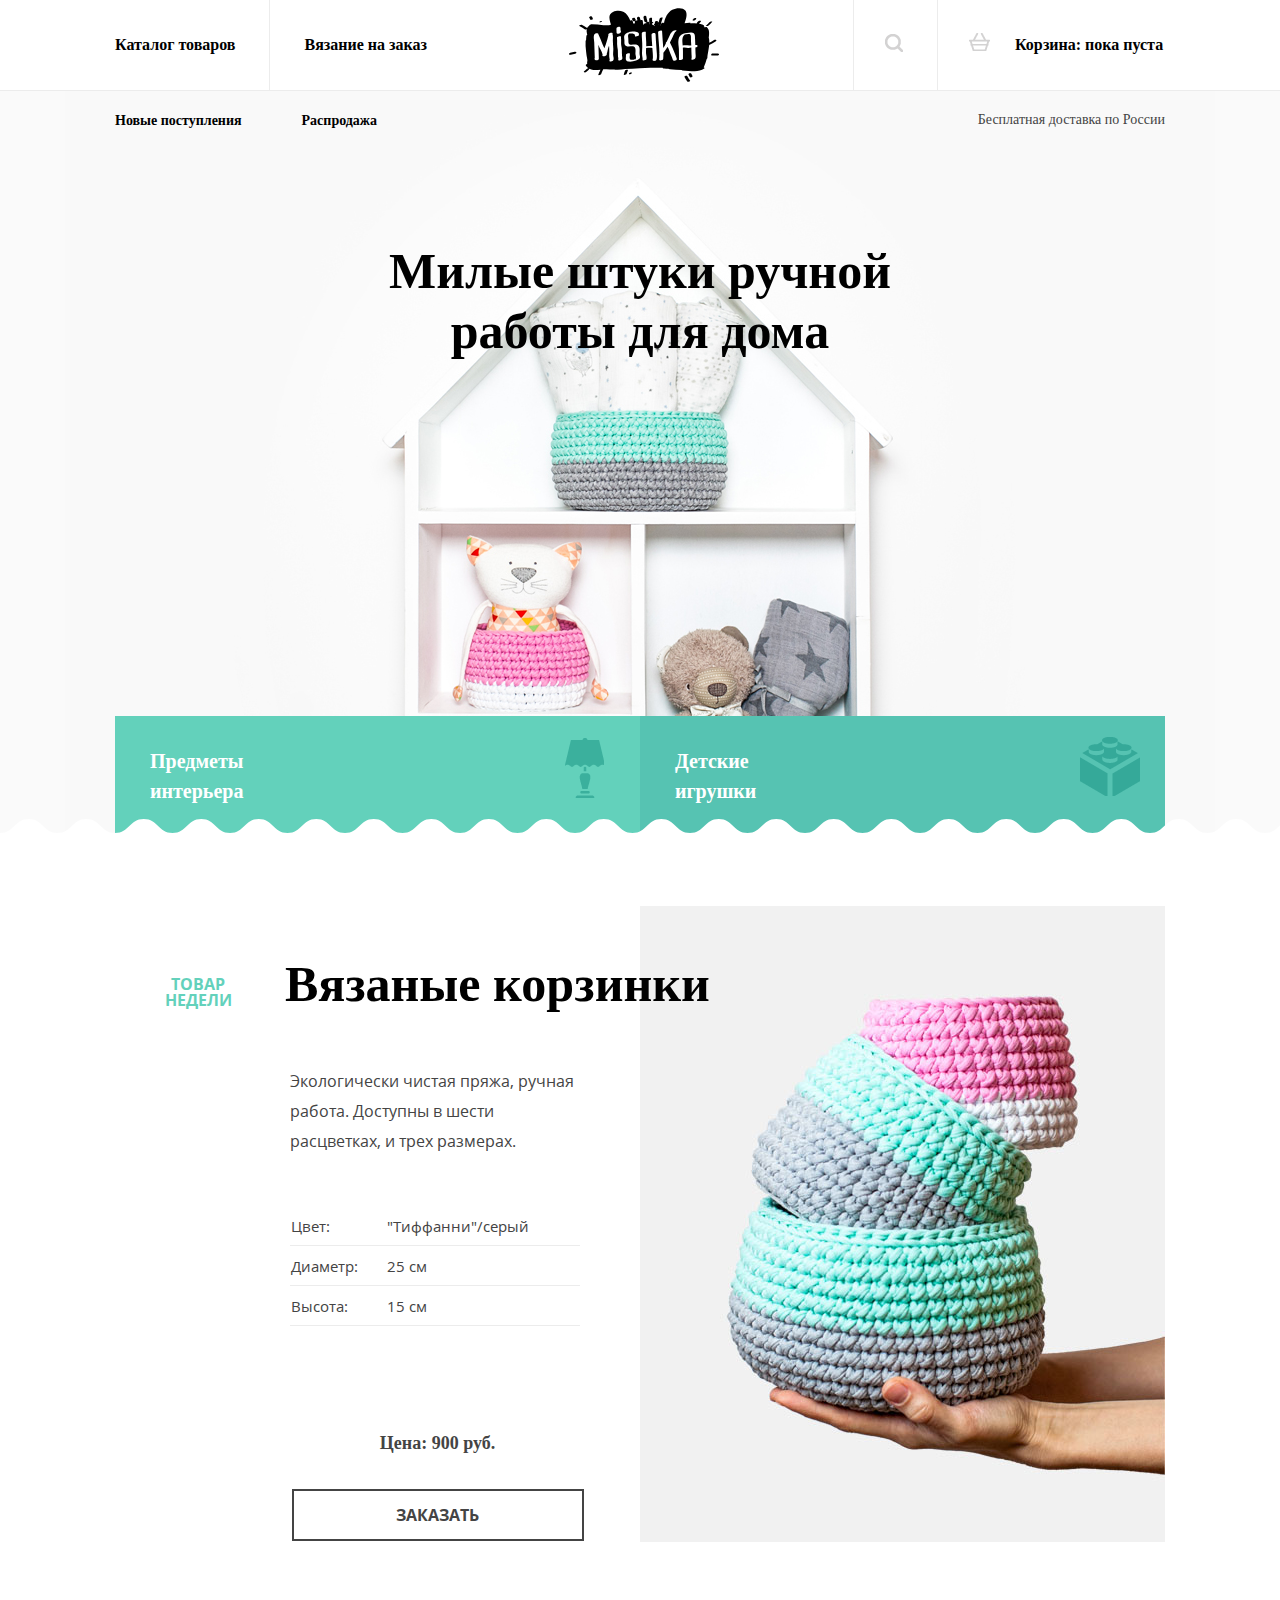
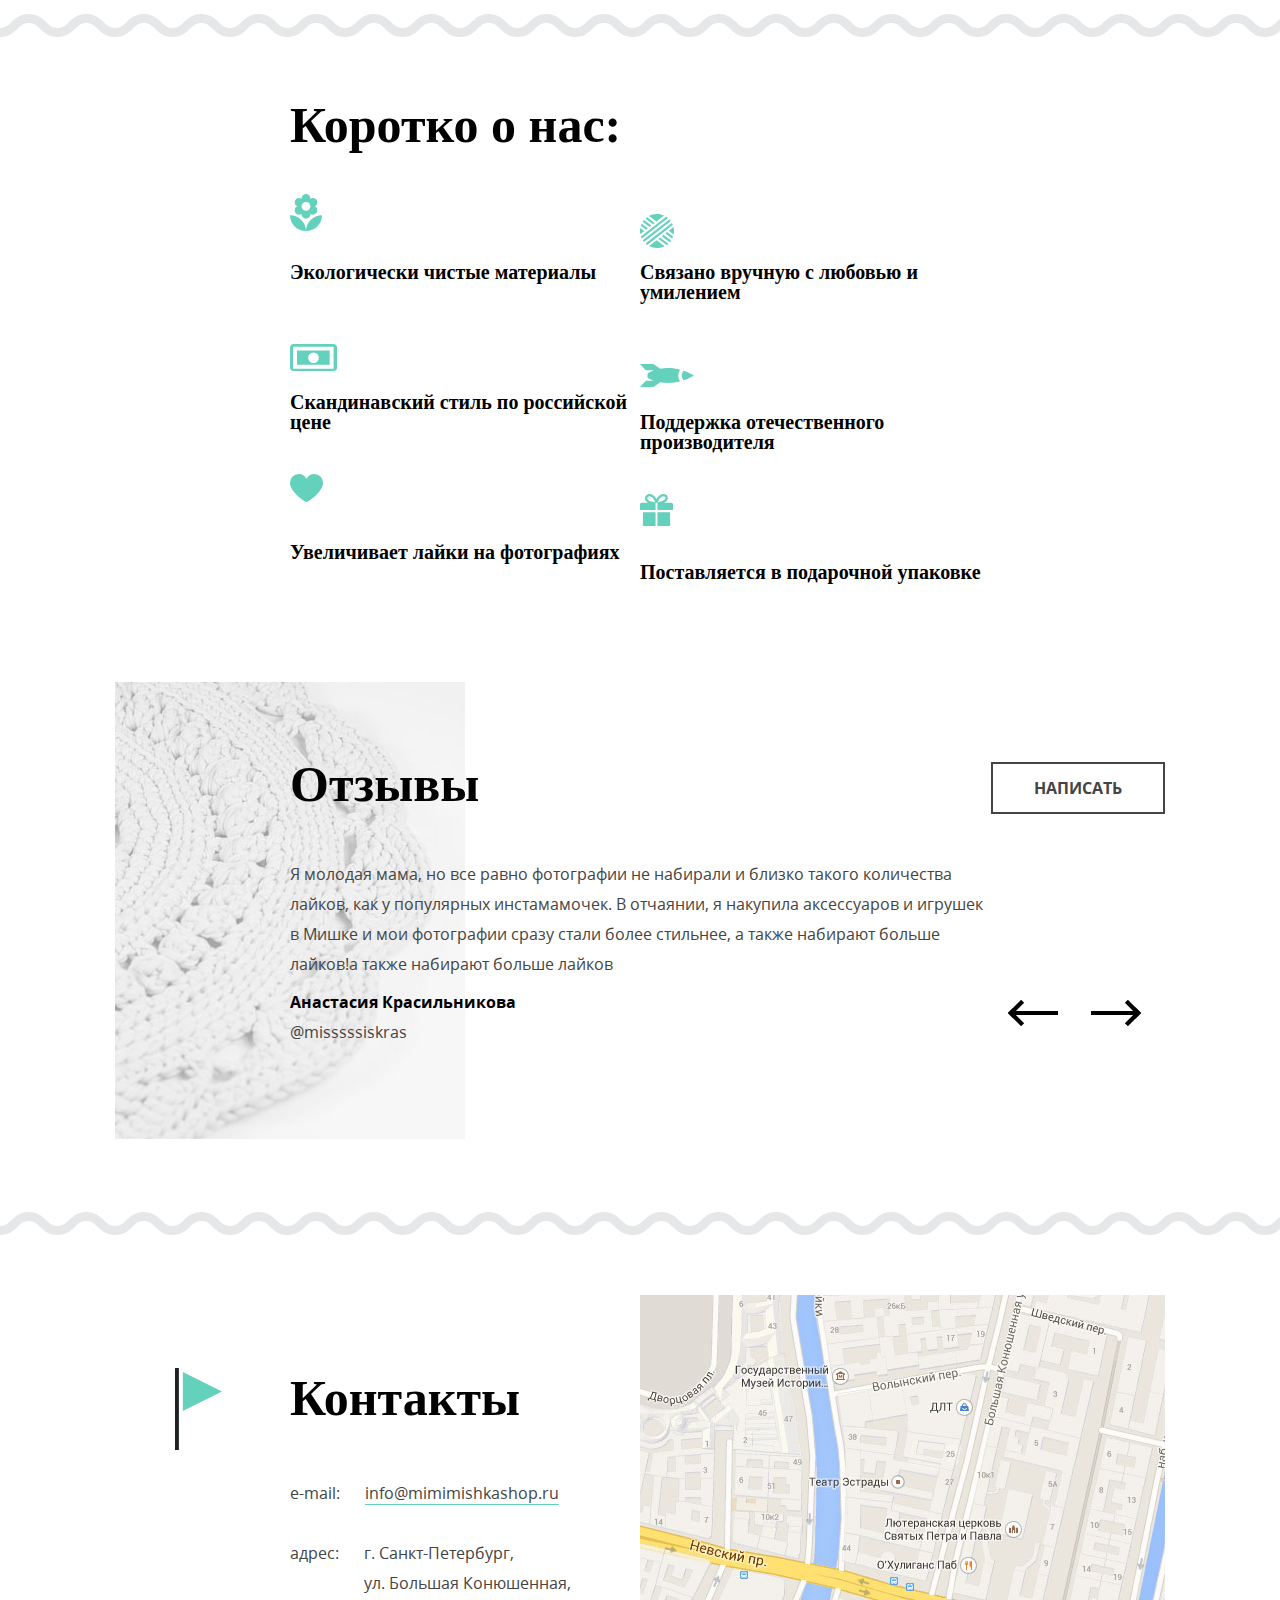
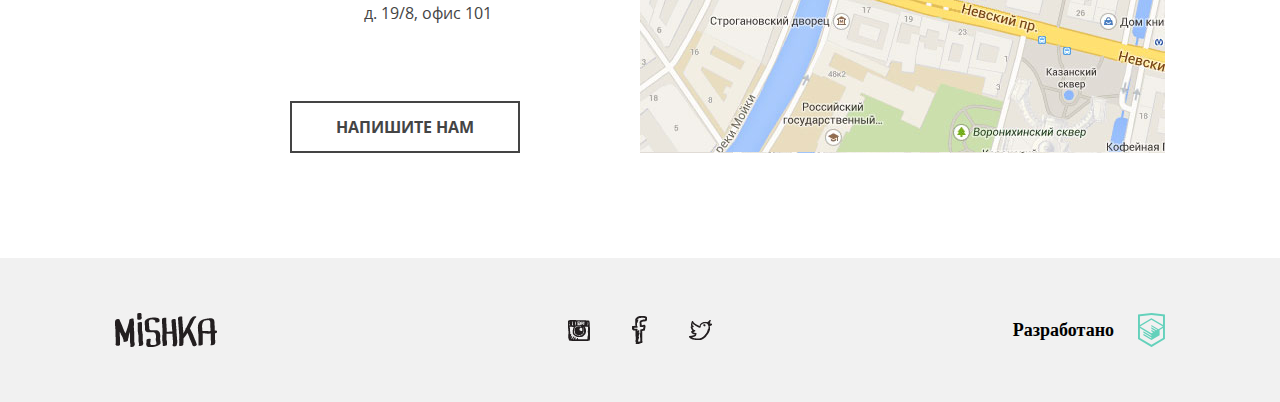
<file: index.html>
<!DOCTYPE html>
<html lang="ru">
  <head>
    <meta charset="utf-8">
    <meta name="viewport" content="width=device-width, initial-scale=1">
    <script>
      document.createElement( "picture" );
    </script>
    <script src="js/vendors/picturefill.js" async></script>
    <title>HTML Academy: Мишка</title>
    <link href="css/style.css" rel="stylesheet">
  </head>
  <body>
    <header class="page-header  no-js">
      <div class="container  clearfix">
        <div class="logo">
          <a class="logo__link" href="#">
            <picture>
              <source media="(min-width: 1150px)" srcset="img/logo-desktop.svg">
              <source media="(min-width: 768px)" srcset="img/logo-tablet.svg">
              <img class="logo__img" src="img/logo-mobile.svg" alt="Мишка">
            </picture>
          </a>
        </div>
        <button class="menu-toggle" type="button"></button>
        <nav class="main-nav  main-nav--first">
          <ul class="main-nav__list">
            <li class="main-nav__item"><a class="main-nav__link" href="catalog.html">Каталог товаров</a></li>
            <li class="main-nav__item"><a class="main-nav__link" href="form.html">Вязание на заказ</a></li>
          </ul>
        </nav>
        <nav class="main-nav  main-nav--second">
          <ul class="main-nav__list">
            <li class="main-nav__item"><a class="main-nav__link  main-nav__link--search" href="#">Поиск по сайту</a></li>
            <li class="main-nav__item"><a class="main-nav__link  main-nav__link--cart" href="#">Корзина: пока пуста</a></li>
          </ul>
        </nav>
        <nav class="main-nav  main-nav--third">
          <ul class="main-nav__list">
            <li class="main-nav__item"><a class="main-nav__link" href="#">Новые поступления</a></li>
            <li class="main-nav__item"><a class="main-nav__link" href="#">Распродажа</a></li>
          </ul>
        </nav>
        <span class="page-header__delivery">Бесплатная доставка по России</span>
      </div>
    </header>
    <main class="page-content">
      <section class="features">
        <h2 class="features__title">Милые штуки ручной <br> работы для дома</h2>
        <ul class="features-list">
          <li class="features-list__item  features-list__item--first">
            <a class="features-list__link  features-list__link--first"  href="#">Предметы<br>интерьера</a>
          </li>
          <li class="features-list__item  features-list__item--second">
            <a class="features-list__link  features-list__link--second" href="#">Детские<br>игрушки</a>
          </li>
        </ul>
      </section>
      <section class="popular-item">
        <div class="container  clearfix">
          <h2 class="popular-item__title">Вязаные корзинки</h2>
          <b class="popular-item__tag">Товар недели</b>
          <div class="popular-item__left-field">
            <p class="popular-item__description">Экологически чистая пряжа, ручная работа. Доступны в шести расцветках, и трех размерах.</p>
            <table class="popular-item__info-table">
              <tr>
                <td class="td-left">Цвет:</td>
                <td class="td-right">"Тиффанни"/серый</td>
              </tr>
              <tr>
                <td class="td-left">Диаметр:</td>
                <td class="td-right">25 см</td>
              </tr>
              <tr>
                <td class="td-left">Высота:</td>
                <td class="td-right">15 см</td>
              </tr>
            </table>
          </div>
          <a class="popular-item__link  popular-item__right-field" href="#">
            <picture>
              <source media="(min-width: 1150px)" srcset="img/triple-set-desktop@1x.jpg 1x, img/triple-set-desktop@2x.jpg 2x">
              <img class="popular-item__image" src="img/triple-set-mobile@1x.jpg" srcset="img/triple-set-mobile@2x.jpg 2x" alt="Корзинки">
            </picture>
          </a>
          <div class="popular-item__left-field">
            <p class="popular-item__price">Цена:<span> 900 руб.</span></p>
            <a class="btn btn--booking" href="#">Заказать</a>
          </div>
        </div>
      </section>
      <section class="advantages">
        <div class="container">
          <h2 class="advantages__title">Коротко о нас:</h2>
          <ul class="advantages-list">
            <li class="advantages-list__item  advantages-list__item--ecology">Экологически чистые материалы</li>
            <li class="advantages-list__item  advantages-list__item--skandinavia">Скандинавский стиль по российской цене</li>
            <li class="advantages-list__item  advantages-list__item--likes">Увеличивает лайки на фотографиях</li>
            <li class="advantages-list__item  advantages-list__item--handmade">Связано вручную с любовью и умилением</li>
            <li class="advantages-list__item  advantages-list__item--support">Поддержка отечественного производителя</li>
            <li class="advantages-list__item  advantages-list__item--giftbox">Поставляется в подарочной упаковке</li>
          </ul>
        </div>
      </section>
      <section class="reviews">
        <div class="container">
          <h2 class="reviews__title">Отзывы</h2>
          <div class="reviews-slider">
            <div class="reviews-slides">
              <div class="review">
                <blockquote class="review__text">Я молодая мама, но все равно фотографии не набирали и близко такого количества лайков, как у популярных инстамамочек. В отчаянии, я накупила аксессуаров и игрушек в Мишке и мои фотографии сразу стали более стильнее, а также набирают больше лайков!а также набирают больше лайков</blockquote>
                <div class="review__author">Анастасия Красильникова</div>
                <div class="review__author-nickname">@misssssiskras</div>
              </div>
            </div>
            <div class="reviews-slider__controls">
              <button class="reviews-slider__prev" type="button">Предыдущий отзыв</button>
              <button class="reviews-slider__next" type="button">Следующий отзыв</button>
            </div>
          </div>
          <a class="btn btn--reviews" href="#">Написать</a>
        </div>
      </section>
    </main>
    <footer class="page-footer">
      <div class="page-footer-contacts">
          <div class="page-footer-contacts__wrapper">
            <h2 class="page-footer-contacts__title">Контакты</h2>
            <div class="page-footer-contacts__email">
              <span>e-mail:</span>
              <a href="mailto:info@mimimishkashop.ru">info@mimimishkashop.ru</a>
            </div>
            <div class="page-footer-contacts__adress">
              <span>адрес:</span>
              <p>г. Санкт-Петербург,<br>
                ул. Большая Конюшенная,<br>
                д. 19/8, офис 101</p>
            </div>
          </div>
        <div class="page-footer-map">
          <div id="yandex-map"></div>
        </div>
        <div class="page-footer-btn">
          <a class="btn btn--write-us" href="#">НАПИШИТЕ НАМ</a>
        </div>
      </div>
      <section class="page-footer__down">
        <div class="container">
          <div class="logo-footer">
            <a class="logo-footer__link" href="#"></a>
          </div>
          <div class="page-footer-social">
            <div class="social-links">
              <a class="social-link  social-link--in" href="https://www.instagram.com/htmlacademy">Мы в Инстаграме</a>
              <a class="social-link  social-link--fb" href="https://www.facebook.com/htmlacademy">Мы в Фейсбуке</a>
              <a class="social-link  social-link--tw" href="https://vk.com/htmlacademy">Мы в Твиттере</a>
            </div>
          </div>
          <div class="page-footer-copyright">
            <a class="page-footer-copyright__link" href="https://htmlacademy.ru/intensive/adaptive"><p class="page-footer-copyright__info">
              Разработано
            </p>HTML-Academy<svg class="academy-icon" xmlns="http://www.w3.org/2000/svg" xmlns:xlink="http://www.w3.org/1999/xlink" version="1.1" id="Layer_1" x="0px" y="0px" width="26.943px" height="34.09px" viewBox="0 0 26.943 34.09" enable-background="new 0 0 26.943 34.09" xml:space="preserve">
            <path d="M13.62,0.017L13.472,0L0,1.412v24.661l13.473,8.017l13.43-7.99l0.042-0.025V1.412L13.62,0.017z M25.019,12.127L13.495,5.334  L13.494,5.23l-0.087,0.05l-0.088-0.056v0.109L1.925,12.118V3.147l11.548-1.212l11.547,1.212V12.127z M13.405,6.787L24.923,13.5  l-4.479,2.64l-7.093-4.221l-0.014,1.415l5.904,3.513l-0.86,0.507l-5.03-2.992l-0.014,1.415l3.827,2.275l-0.782,0.523l-3.031-1.787  l-0.014,1.413l1.853,1.091l-1.8,1.081L2.034,13.622L13.405,6.787z M1.925,15.127l11.411,6.791l0.016,1.044L5.41,18.234L5.395,19.65  l7.979,4.795l0.018,1.076l-7.973-4.74l-0.013,1.414l8.021,4.822l0.046,0.025l8.143-4.872l-0.011-5.177l3.415-2.036v10.021  L13.472,31.85L1.925,24.979V15.127z"/>
            </svg></a>
          </div>
        </div>
      </section>
    </footer>
    <script src="js/menu-opened.js"></script>
  </body>
</html>
</file>
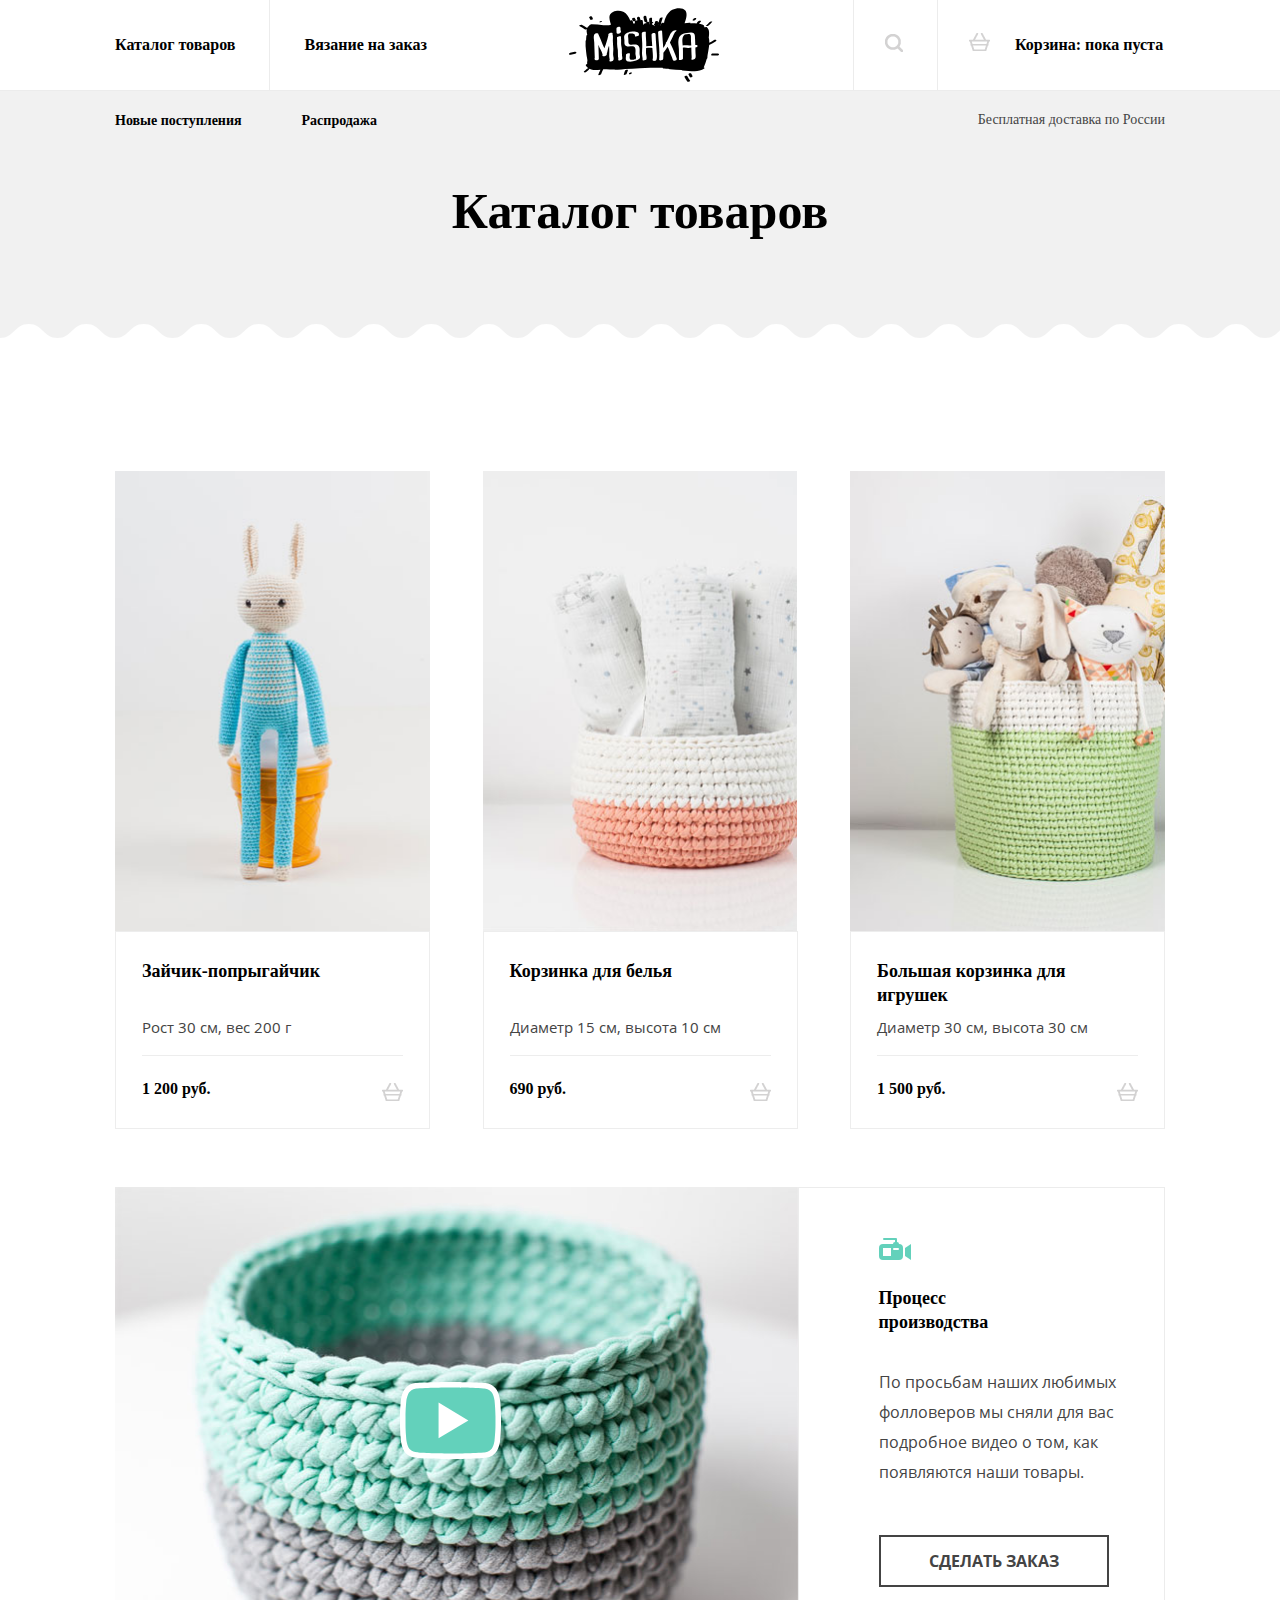
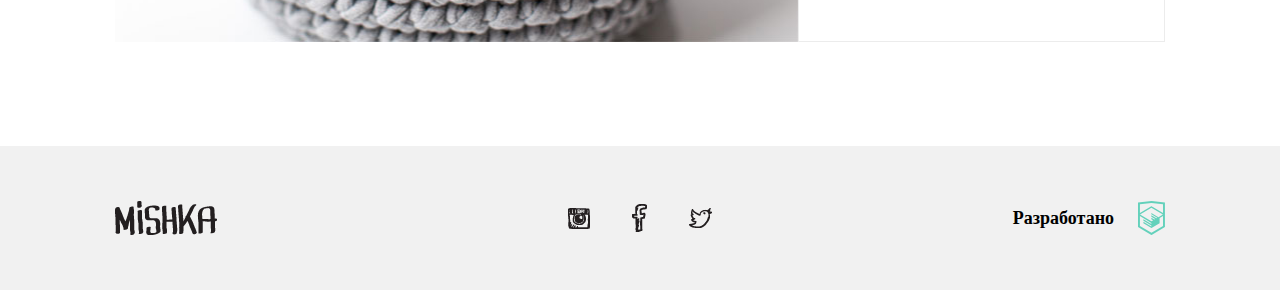
<file: catalog.html>
<!DOCTYPE html>
<html lang="ru">
  <head>
    <meta charset="utf-8">
    <meta name="viewport" content="width=device-width, initial-scale=1">
    <script>
      document.createElement( "picture" );
    </script>
    <script src="js/vendors/picturefill.js" async></script>
    <title>HTML Academy: Мишка</title>
    <link href="css/style.css" rel="stylesheet">
  </head>
  <body>
    <header class="page-header  no-js">
      <div class="container  clearfix">
        <div class="logo">
          <a class="logo__link" href="index.html">
            <picture>
              <source media="(min-width: 1150px)" srcset="img/logo-desktop.svg">
              <source media="(min-width: 768px)" srcset="img/logo-tablet.svg">
              <img class="logo__img" src="img/logo-mobile.svg" alt="Мишка">
            </picture>
          </a>
        </div>
        <button class="menu-toggle" type="button"></button>
        <nav class="main-nav  main-nav--first">
          <ul class="main-nav__list">
            <li class="main-nav__item"><a class="main-nav__link" href="catalog.html">Каталог товаров</a></li>
            <li class="main-nav__item"><a class="main-nav__link" href="form.html">Вязание на заказ</a></li>
          </ul>
        </nav>
        <nav class="main-nav  main-nav--second">
          <ul class="main-nav__list">
            <li class="main-nav__item"><a class="main-nav__link  main-nav__link--search" href="#">Поиск по сайту</a></li>
            <li class="main-nav__item"><a class="main-nav__link  main-nav__link--cart" href="#">Корзина: пока пуста</a></li>
          </ul>
        </nav>
        <nav class="main-nav  main-nav--third">
          <ul class="main-nav__list">
            <li class="main-nav__item"><a class="main-nav__link" href="#">Новые поступления</a></li>
            <li class="main-nav__item"><a class="main-nav__link" href="#">Распродажа</a></li>
          </ul>
        </nav>
        <span class="page-header__delivery">Бесплатная доставка по России</span>
      </div>
    </header>
    <main class="page-content">
      <div class="page-content__header">
        <h2 class="page-content__title">Каталог товаров</h2>
      </div>
      <section class="catalog">
        <div class="container">
          <div class="catalog-item">
            <a class="catalog-item__link" href="#">
              <picture>
                <source media="(min-width: 1150px)" srcset="img/photo-1-desktop@1x.jpg 1x, img/photo-1-desktop@2x.jpg 2x">
                <source media="(min-width: 768px)" srcset="img/photo-1-tablet@1x.jpg 1x, img/photo-1-tablet@2x.jpg 2x">
                <img class="catalog-item__image" src="img/photo-1-mobile@1x.jpg"  srcset="img/photo-1-mobile@2x.jpg 2x" alt="Зайчик-попрыгайчик">
              </picture>
            </a>
            <div class="catalog-item__block">
              <a class="catalog-item__name" href="#">Зайчик-попрыгайчик</a>
              <p class="catalog-item__description">Рост 30 см, вес 200 г</p>
              <p class="catalog-item__price"><span class="catalog-item__cost">1 200 руб.</span><a class="catalog-item__icon" href="#"></a></p>
            </div>
          </div>
          <div class="catalog-item">
            <a class="catalog-item__link" href="#">
              <picture>
                <source media="(min-width: 1150px)" srcset="img/photo-2-desktop@1x.jpg 1x, img/photo-2-desktop@2x.jpg 2x">
                <source media="(min-width: 768px)" srcset="img/photo-2-tablet@1x.jpg 1x, img/photo-2-tablet@2x.jpg 2x">
                <img class="catalog-item__image" src="img/photo-2-mobile@1x.jpg" srcset="img/photo-2-mobile@2x.jpg 2x" alt="Корзинка для белья">
              </picture>
            </a>
            <div class="catalog-item__block">
              <a class="catalog-item__name" href="#">Корзинка для белья</a>
              <p class="catalog-item__description">Диаметр 15 см, высота 10 см</p>
              <p class="catalog-item__price"><span class="catalog-item__cost">690 руб.</span><a class="catalog-item__icon" href="#"></a></p>
            </div>
          </div>
          <div class="catalog-item">
            <a class="catalog-item__link" href="#">
              <picture>
                <source media="(min-width: 1150px)" srcset="img/photo-3-desktop@1x.jpg 1x, img/photo-3-desktop@2x.jpg 2x">
                <source media="(min-width: 768px)" srcset="img/photo-3-tablet@1x.jpg 1x, img/photo-3-tablet@2x.jpg 2x">
                <img class="catalog-item__image" src="img/photo-3-mobile@1x.jpg" srcset="img/photo-3-mobile@2x.jpg 2x"  alt="Корзинка для игрушек">
              </picture>
            </a>
            <div class="catalog-item__block">
              <a class="catalog-item__name" href="#">Большая корзинка для игрушек</a>
              <p class="catalog-item__description">Диаметр 30 см, высота 30 см</p>
              <p class="catalog-item__price"><span class="catalog-item__cost">1 500 руб.</span><a class="catalog-item__icon" href="#"></a></p>
            </div>
          </div>
        </div>
      </section>
      <section class="demonstration">
        <div class="container">
          <div class="demonstration__wrapper">
            <div class="demonstration__video">
              <picture>
                <source media="(min-width: 1150px)" srcset="img/video-desktop@1x.jpg 1x, img/video-desktop@2x.jpg 2x">
                <source media="(min-width: 768px)" srcset="img/video-tablet@1x.jpg 1x, img/video-tablet@2x.jpg 2x">
                <img src="img/video-mobile@1x.jpg" srcset="img/video-mobile@2x.jpg 2x" alt="Производство">
              </picture>
              <button class="demonstration__play" type="button"></button>
            </div>
            <div class="demonstration__inner">
              <h3 class="demonstration__title">Процесс <br>производства</h3>
              <p class="demonstration__description">По просьбам наших любимых фолловеров мы сняли для вас подробное видео о том, как появляются наши товары.</p>
              <a class="btn btn--booking-small" href="#">Сделать заказ</a>
            </div>
          </div>
        </div>
      </section>
    </main>
    <footer class="page-footer">
      <section class="page-footer__down">
        <div class="container">
          <div class="logo-footer">
            <a class="logo-footer__link" href="#"></a>
          </div>
          <div class="page-footer-social">
            <div class="social-links">
              <a class="social-link  social-link--in" href="https://www.instagram.com/htmlacademy">Мы в Инстаграме</a>
              <a class="social-link  social-link--fb" href="https://www.facebook.com/htmlacademy">Мы в Фейсбуке</a>
              <a class="social-link  social-link--tw" href="https://vk.com/htmlacademy">Мы в Твиттере</a>
            </div>
          </div>
          <div class="page-footer-copyright">
            <a class="page-footer-copyright__link" href="https://htmlacademy.ru/intensive/adaptive"><p class="page-footer-copyright__info">
              Разработано
            </p>HTML-Academy<svg class="academy-icon" xmlns="http://www.w3.org/2000/svg" xmlns:xlink="http://www.w3.org/1999/xlink" version="1.1" id="Layer_1" x="0px" y="0px" width="26.943px" height="34.09px" viewBox="0 0 26.943 34.09" enable-background="new 0 0 26.943 34.09" xml:space="preserve">
            <path d="M13.62,0.017L13.472,0L0,1.412v24.661l13.473,8.017l13.43-7.99l0.042-0.025V1.412L13.62,0.017z M25.019,12.127L13.495,5.334  L13.494,5.23l-0.087,0.05l-0.088-0.056v0.109L1.925,12.118V3.147l11.548-1.212l11.547,1.212V12.127z M13.405,6.787L24.923,13.5  l-4.479,2.64l-7.093-4.221l-0.014,1.415l5.904,3.513l-0.86,0.507l-5.03-2.992l-0.014,1.415l3.827,2.275l-0.782,0.523l-3.031-1.787  l-0.014,1.413l1.853,1.091l-1.8,1.081L2.034,13.622L13.405,6.787z M1.925,15.127l11.411,6.791l0.016,1.044L5.41,18.234L5.395,19.65  l7.979,4.795l0.018,1.076l-7.973-4.74l-0.013,1.414l8.021,4.822l0.046,0.025l8.143-4.872l-0.011-5.177l3.415-2.036v10.021  L13.472,31.85L1.925,24.979V15.127z"/>
            </svg></a>
          </div>
        </div>
      </section>
    </footer>
    <script src="js/menu-opened.js"></script>
  </body>
</html>
</file>
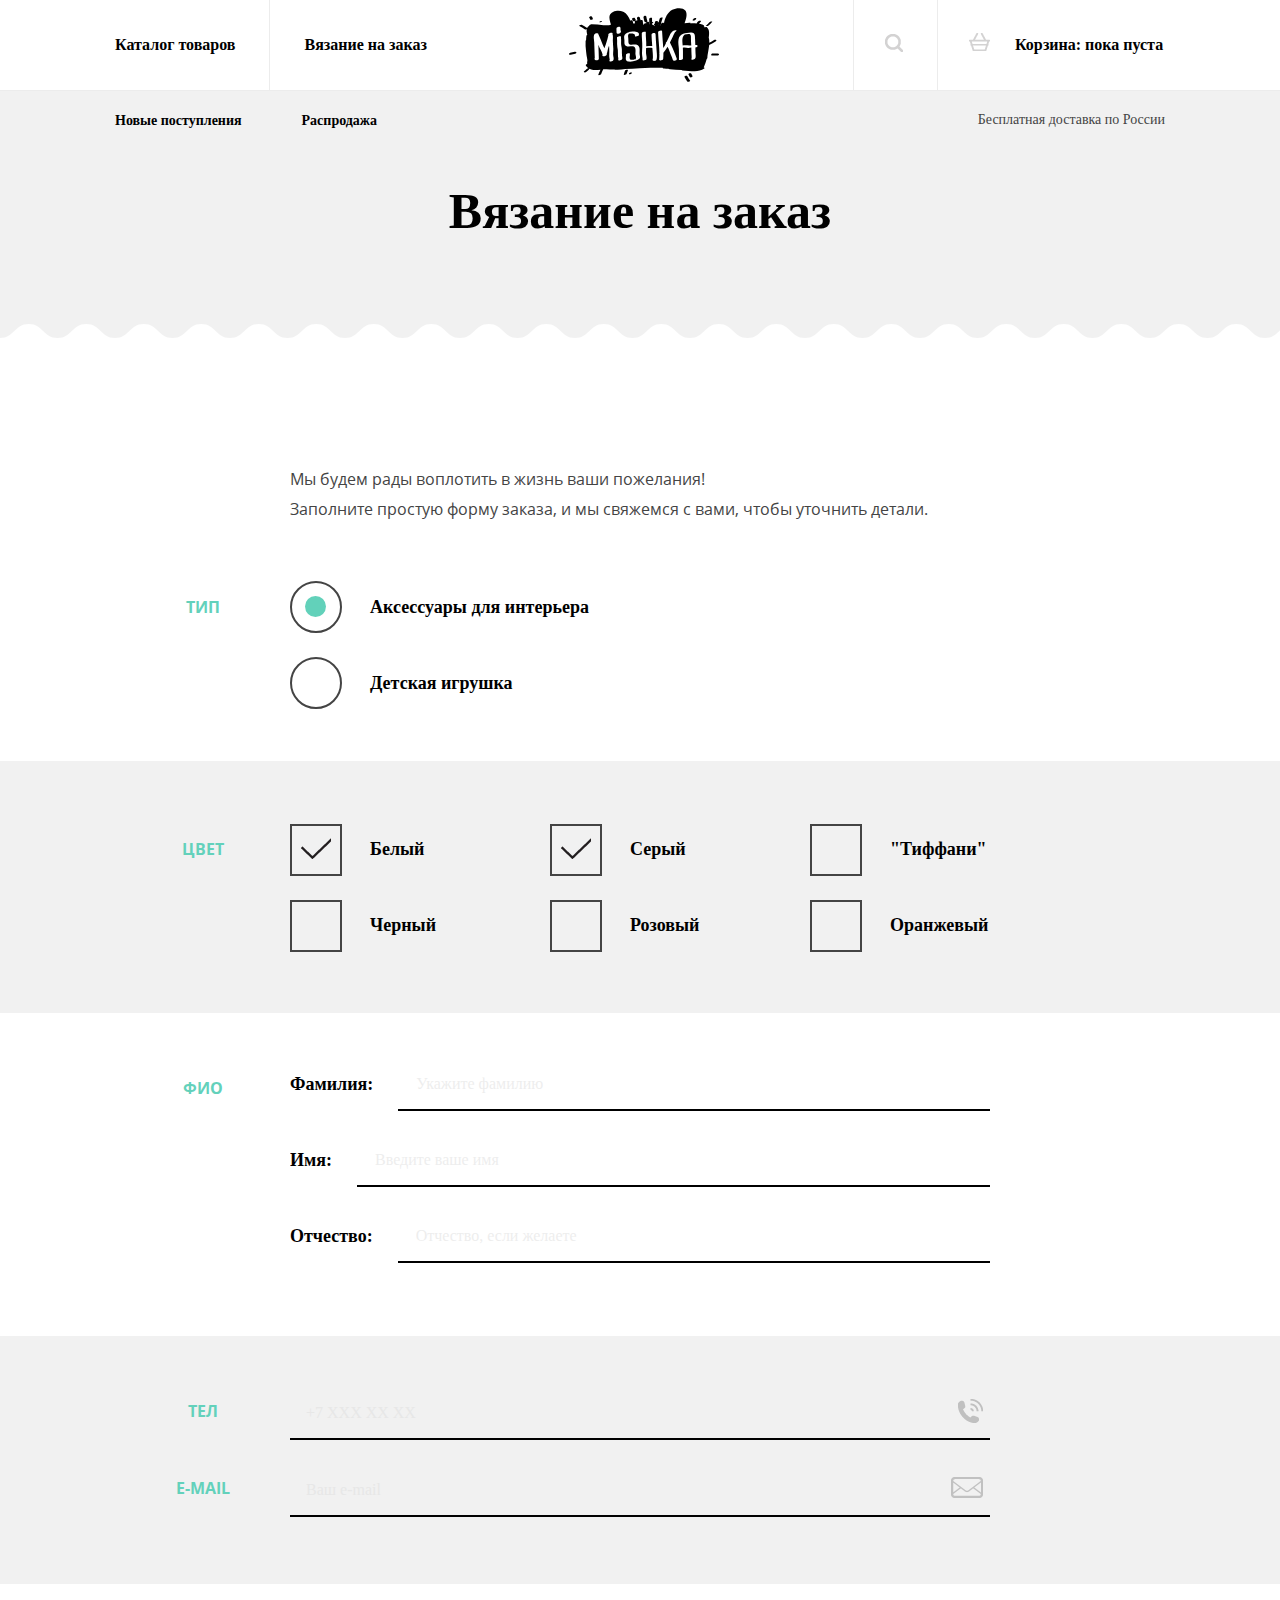
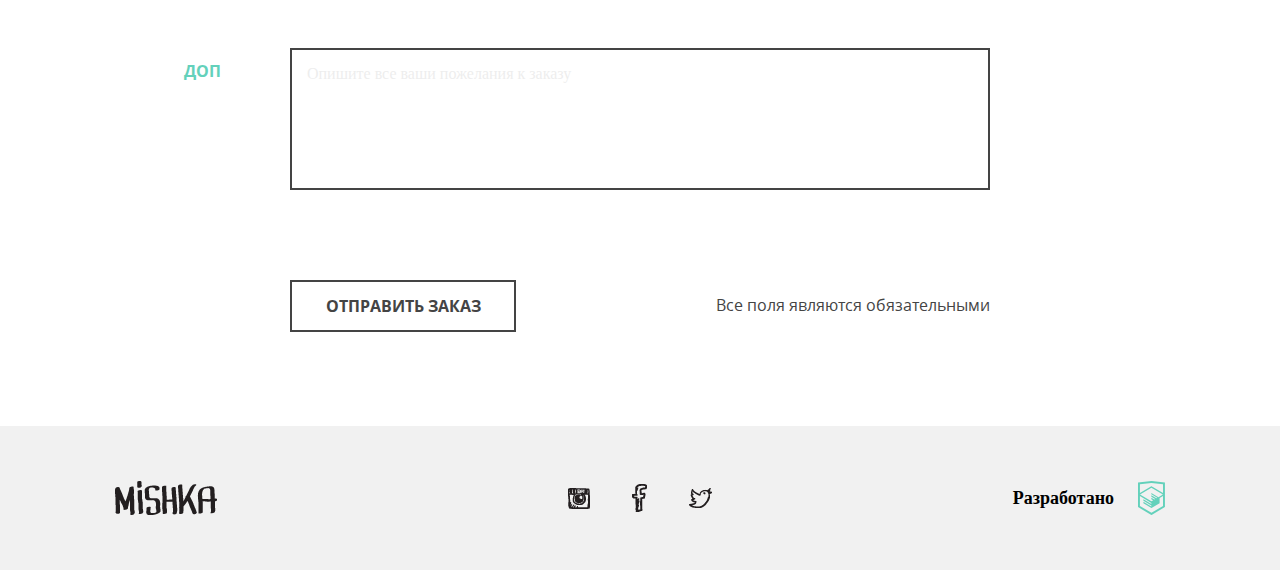
<file: form.html>
<!DOCTYPE html>
<html lang="ru">
  <head>
    <meta charset="utf-8">
    <meta name="viewport" content="width=device-width, initial-scale=1">
    <script>
      document.createElement( "picture" );
    </script>
    <script src="js/vendors/picturefill.js" async></script>
    <title>HTML Academy: Мишка</title>
    <link href="css/style.css" rel="stylesheet">
  </head>
  <body>
    <header class="page-header  no-js">
      <div class="container  clearfix">
        <div class="logo">
          <a class="logo__link" href="index.html">
            <picture>
              <source media="(min-width: 1150px)" srcset="img/logo-desktop.svg">
              <source media="(min-width: 768px)" srcset="img/logo-tablet.svg">
              <img class="logo__img" src="img/logo-mobile.svg" alt="Мишка">
            </picture>
          </a>
        </div>
        <button class="menu-toggle" type="button"></button>
        <nav class="main-nav  main-nav--first">
          <ul class="main-nav__list">
            <li class="main-nav__item"><a class="main-nav__link" href="catalog.html">Каталог товаров</a></li>
            <li class="main-nav__item"><a class="main-nav__link" href="#">Вязание на заказ</a></li>
          </ul>
        </nav>
        <nav class="main-nav  main-nav--second">
          <ul class="main-nav__list">
            <li class="main-nav__item"><a class="main-nav__link  main-nav__link--search" href="#">Поиск по сайту</a></li>
            <li class="main-nav__item"><a class="main-nav__link  main-nav__link--cart" href="#">Корзина: пока пуста</a></li>
          </ul>
        </nav>
        <nav class="main-nav  main-nav--third">
          <ul class="main-nav__list">
            <li class="main-nav__item"><a class="main-nav__link" href="#">Новые поступления</a></li>
            <li class="main-nav__item"><a class="main-nav__link" href="#">Распродажа</a></li>
          </ul>
        </nav>
        <span class="page-header__delivery">Бесплатная доставка по России</span>
      </div>
    </header>
    <main class="page-content">
      <div class="page-content__header  page-content__header--form">
        <h2 class="page-content__title  page-content__title--form">Вязание на заказ</h2>
      </div>
        <form class="form" action="https://echo.htmlacademy.ru" method="post">
          <div  class="form__description"><p>Мы будем рады воплотить в жизнь ваши пожелания! <br>Заполните простую форму заказа, и мы свяжемся с вами, чтобы уточнить детали.
          </p></div>
          <fieldset class="form__block  form__block--type">
            <div class="container">
              <div class="form__title">Тип</div>
              <div class="form__block-inner">
                <input type="radio" id="form-interior" name="type" value="interior" checked>
                <label class="form__label-name" for="form-interior">Аксессуары для интерьера</label>
                <input type="radio" id="form-toy" name="type" value="toy">
                <label class="form__label-name" for="form-toy">Детская игрушка</label>
              </div>
            </div>
          </fieldset>
          <fieldset class="form__block  form__block--color">
            <div class="container">
              <div class="form__title">Цвет</div>
              <div class="form__block-inner">
                <input type="checkbox" id="form-white" name="white" checked>
                <label class="form__label-name" for="form-white">Белый</label>
                <input type="checkbox" id="form-grey" name="grey" checked>
                <label class="form__label-name" for="form-grey">Серый</label>
                <input type="checkbox" id="form-Tiffany" name="Tiffany">
                <label class="form__label-name" for="form-Tiffany">"Тиффани"</label>
                <input type="checkbox" id="form-black" name="black">
                <label class="form__label-name" for="form-black">Черный</label>
                <input type="checkbox" id="form-pink" name="pink">
                <label class="form__label-name" for="form-pink">Розовый</label>
                <input type="checkbox" id="form-orange" name="orange">
                <label class="form__label-name" for="form-orange">Оранжевый</label>
              </div>
            </div>
          </fieldset>
          <fieldset class="form__block  form__block--name">
            <div class="container">
              <div class="form__title">ФИО</div>
                <div class="form__block-inner">
                  <div class="form-field">
                    <label class="form__label-name" for="form-surname">Фамилия:</label><input type="text" id="form-surname" name="surname" placeholder="Укажите фамилию">
                  </div>
                  <div class="form-field">
                    <label class="form__label-name" for="form-name">Имя:</label><input type="text" id="form-name" name="name" placeholder="Введите ваше имя">
                  </div>
                  <div class="form-field">
                    <label class="form__label-name" for="form-second-name">Отчество:</label><input type="text" id="form-second-name" name="second-name" placeholder="Отчество, если желаете">
                  </div>
                </div>
              </div>
          </fieldset>
          <fieldset class="form__block  form__block--tel">
            <div class="container">
              <div class="form__title">ТЕЛ</div>
              <div class="form__block-inner  form__block-inner--tel">
                <input type="tel" id="form-tel" pattern="" placeholder="+7 XXX XX XX">
              </div>
            </div>
          </fieldset>
          <fieldset class="form__block  form__block--mail">
            <div class="container">
              <div class="form__title">E-MAIL</div>
              <div class="form__block-inner  form__block-inner--mail">
                <input type="email" id="form-email" placeholder="Ваш e-mail">
              </div>
            </div>
          </fieldset>
          <fieldset class="form__block  form__block--mess  clearfix">
            <div class="container">
              <div class="form__title">ДОП</div>
              <div class="form__block-inner">
                <textarea class="form-message" name="user-comment" placeholder="Опишите все ваши пожелания к заказу"></textarea>
              </div>
            </div>
          </fieldset>
          <div class="form-booking">
            <input class="btn  btn--booking-form" type="submit" value="Отправить заказ">
            <div class="form__note">Все поля являются обязательными</div>
          </div>
        </form>
    </main>
    <footer class="page-footer">
      <section class="page-footer__down">
        <div class="container">
          <div class="logo-footer">
            <a class="logo-footer__link" href="#"></a>
          </div>
          <div class="page-footer-social">
            <div class="social-links">
              <a class="social-link  social-link--in" href="https://www.instagram.com/htmlacademy">Мы в Инстаграме</a>
              <a class="social-link  social-link--fb" href="https://www.facebook.com/htmlacademy">Мы в Фейсбуке</a>
              <a class="social-link  social-link--tw" href="https://vk.com/htmlacademy">Мы в Твиттере</a>
            </div>
          </div>
          <div class="page-footer-copyright">
            <a class="page-footer-copyright__link" href="https://htmlacademy.ru/intensive/adaptive">
              <p class="page-footer-copyright__info">Разработано</p>HTML-Academy<svg class="academy-icon" xmlns="http://www.w3.org/2000/svg" xmlns:xlink="http://www.w3.org/1999/xlink" version="1.1" id="Layer_1" x="0px" y="0px" width="26.943px" height="34.09px" viewBox="0 0 26.943 34.09" enable-background="new 0 0 26.943 34.09" xml:space="preserve">
              <path d="M13.62,0.017L13.472,0L0,1.412v24.661l13.473,8.017l13.43-7.99l0.042-0.025V1.412L13.62,0.017z M25.019,12.127L13.495,5.334  L13.494,5.23l-0.087,0.05l-0.088-0.056v0.109L1.925,12.118V3.147l11.548-1.212l11.547,1.212V12.127z M13.405,6.787L24.923,13.5  l-4.479,2.64l-7.093-4.221l-0.014,1.415l5.904,3.513l-0.86,0.507l-5.03-2.992l-0.014,1.415l3.827,2.275l-0.782,0.523l-3.031-1.787  l-0.014,1.413l1.853,1.091l-1.8,1.081L2.034,13.622L13.405,6.787z M1.925,15.127l11.411,6.791l0.016,1.044L5.41,18.234L5.395,19.65  l7.979,4.795l0.018,1.076l-7.973-4.74l-0.013,1.414l8.021,4.822l0.046,0.025l8.143-4.872l-0.011-5.177l3.415-2.036v10.021  L13.472,31.85L1.925,24.979V15.127z"/>
              </svg>
            </a>
          </div>
        </div>
      </section>
    </footer>
    <script src="js/menu-opened.js"></script>
  </body>
</html>
</file>
